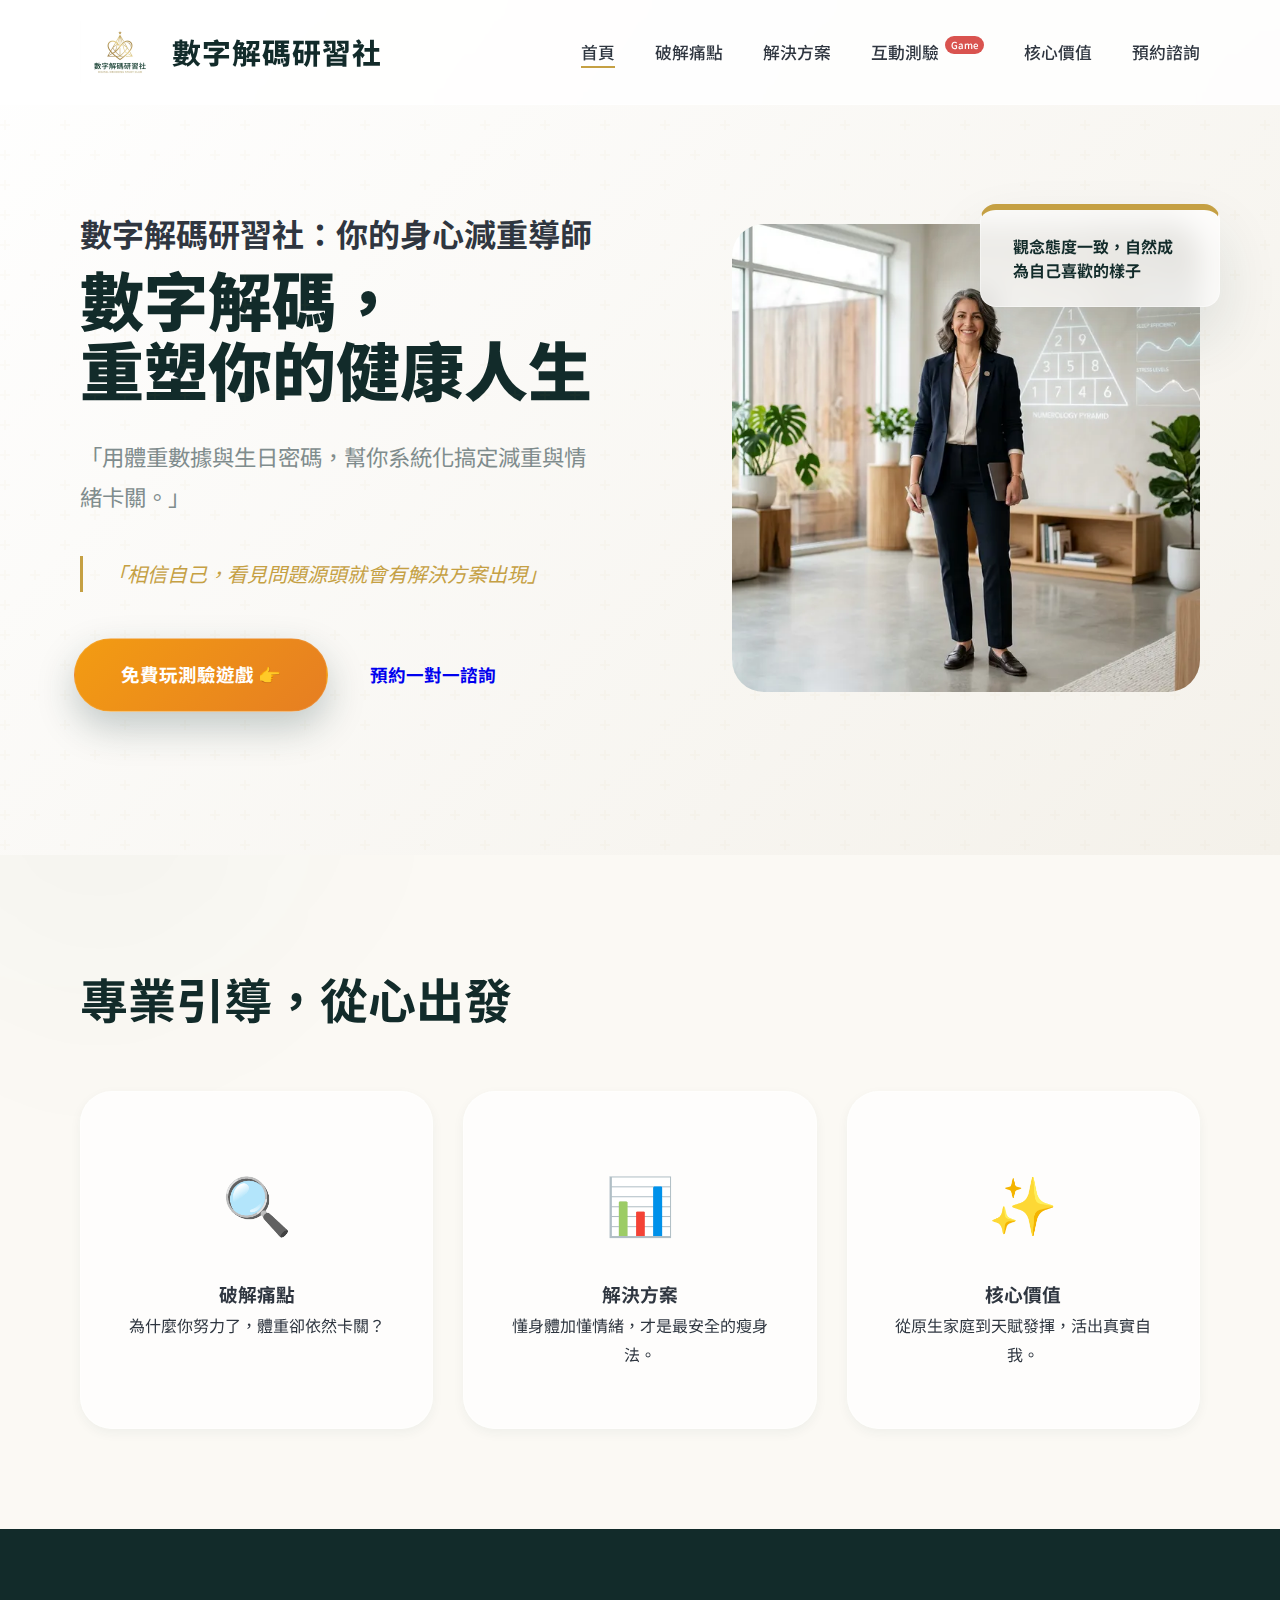
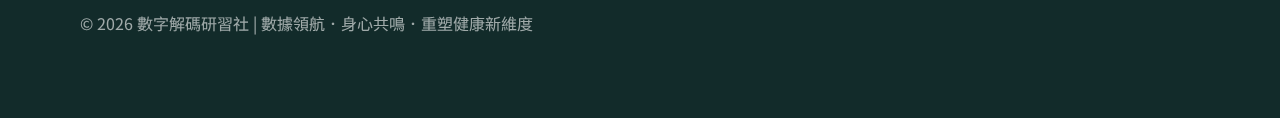
<file: index.html>
<!DOCTYPE html>
<html lang="zh-Hant">

<head>
    <meta charset="UTF-8">
    <meta name="viewport" content="width=device-width, initial-scale=1.0">
    <title>數字解碼研習社：你的身心減重導師</title>
    <meta name="description" content="用體重數據與生日密碼，幫你系統化搞定減重與情緒卡關。相信自己，看見問題源頭就會有解決方案出現。">

    <!-- LINE / Facebook / Social Media Meta Tags -->
    <meta property="og:title" content="數字解碼研習社：你的身心減重導師">
    <meta property="og:description" content="「用體重數據與生日密碼，幫你系統化搞定減重與情緒卡關。」">
    <meta property="og:image" content="https://kentislove.github.io/birthcode/assets/logo.png">
    <meta property="og:image:width" content="1024">
    <meta property="og:image:height" content="1024">
    <meta property="og:type" content="website">
    <meta property="og:url" content="https://kentislove.github.io/birthcode/">

    <link rel="icon" type="image/png" href="assets/logo.png">
    <link rel="stylesheet" href="bundle.css">
    <link rel="preconnect" href="https://fonts.googleapis.com">
    <link rel="preconnect" href="https://fonts.gstatic.com" crossorigin>
    <link
        href="https://fonts.googleapis.com/css2?family=Inter:wght@300;400;600;700&family=Noto+Sans+TC:wght@300;400;500;700&display=swap"
        rel="stylesheet">
</head>

<body>
    <div class="bg-blob blob-1"></div>
    <div class="bg-blob blob-2"></div>
    <header id="header">
        <nav class="container">
            <a href="index.html" class="logo-container">
                <img src="assets/logo.webp" alt="數字解碼研習社" class="logo-img" loading="lazy">
                <span class="logo-text">數字解碼研習社</span>
            </a>
            <button class="mobile-menu-btn" aria-label="開啟選單">
                <span></span>
                <span></span>
                <span></span>
            </button>
            <ul class="nav-links">
                <li><a href="index.html" class="active">首頁</a></li>
                <li><a href="pain-points.html">破解痛點</a></li>
                <li><a href="solution.html">解決方案</a></li>
                <li><a href="quiz.html">互動測驗 <span class="badge-hot"
                            style="background:#d9534f; color:#fff; font-size:0.6rem; padding:2px 6px; border-radius:10px; vertical-align:top; margin-left:2px;">Game</span></a>
                </li>
                <li><a href="core-value.html">核心價值</a></li>
                <li><a href="contact.html">預約諮詢</a></li>
            </ul>
        </nav>
    </header>

    <main>
        <section id="hero" class="hero-section">
            <div class="container hero-container">
                <div class="hero-content">
                    <h1 class="fade-in">數字解碼研習社：你的身心減重導師</h1>
                    <h2 class="hero-title fade-in delay-1">數字解碼，<br>重塑你的健康人生</h2>
                    <p class="hero-subtext fade-in delay-2">「用體重數據與生日密碼，幫你系統化搞定減重與情緒卡關。」</p>
                    <blockquote class="fade-in delay-3">
                        「相信自己，看見問題源頭就會有解決方案出現」
                    </blockquote>
                    <div class="cta-buttons fade-in delay-4">
                        <a href="quiz.html" class="btn btn-primary"
                            style="background: linear-gradient(135deg, #f39c12, #e67e22); transform: scale(1.05);">免費玩測驗遊戲
                            👉</a>
                        <a href="contact.html" class="btn btn-secondary">預約一對一諮詢</a>
                    </div>
                </div>
                <div class="hero-image fade-in delay-2">
                    <img id="hero_img" src="assets/hero_mentor.webp" alt="身心健康教練形象" loading="lazy">
                    <div class="floating-badge">觀念態度一致，自然成為自己喜歡的樣子</div>
                </div>
            </div>
        </section>

        <section class="section">
            <div class="container text-center">
                <h2 class="section-title">專業引導，從心出發</h2>
                <div class="features-grid">
                    <a href="pain-points.html" class="feature-link-card">
                        <div class="icon">🔍</div>
                        <h3>破解痛點</h3>
                        <p>為什麼你努力了，體重卻依然卡關？</p>
                    </a>
                    <a href="solution.html" class="feature-link-card">
                        <div class="icon">📊</div>
                        <h3>解決方案</h3>
                        <p>懂身體加懂情緒，才是最安全的瘦身法。</p>
                    </a>
                    <a href="core-value.html" class="feature-link-card">
                        <div class="icon">✨</div>
                        <h3>核心價值</h3>
                        <p>從原生家庭到天賦發揮，活出真實自我。</p>
                    </a>
                </div>
            </div>
        </section>
    </main>

    <footer class="footer">
        <div class="container text-center">
            <p>&copy; 2026 數字解碼研習社 | 數據領航．身心共鳴．重塑健康新維度</p>
        </div>
    </footer>
    <script src="script.js"></script>
</body>

</html>
</file>
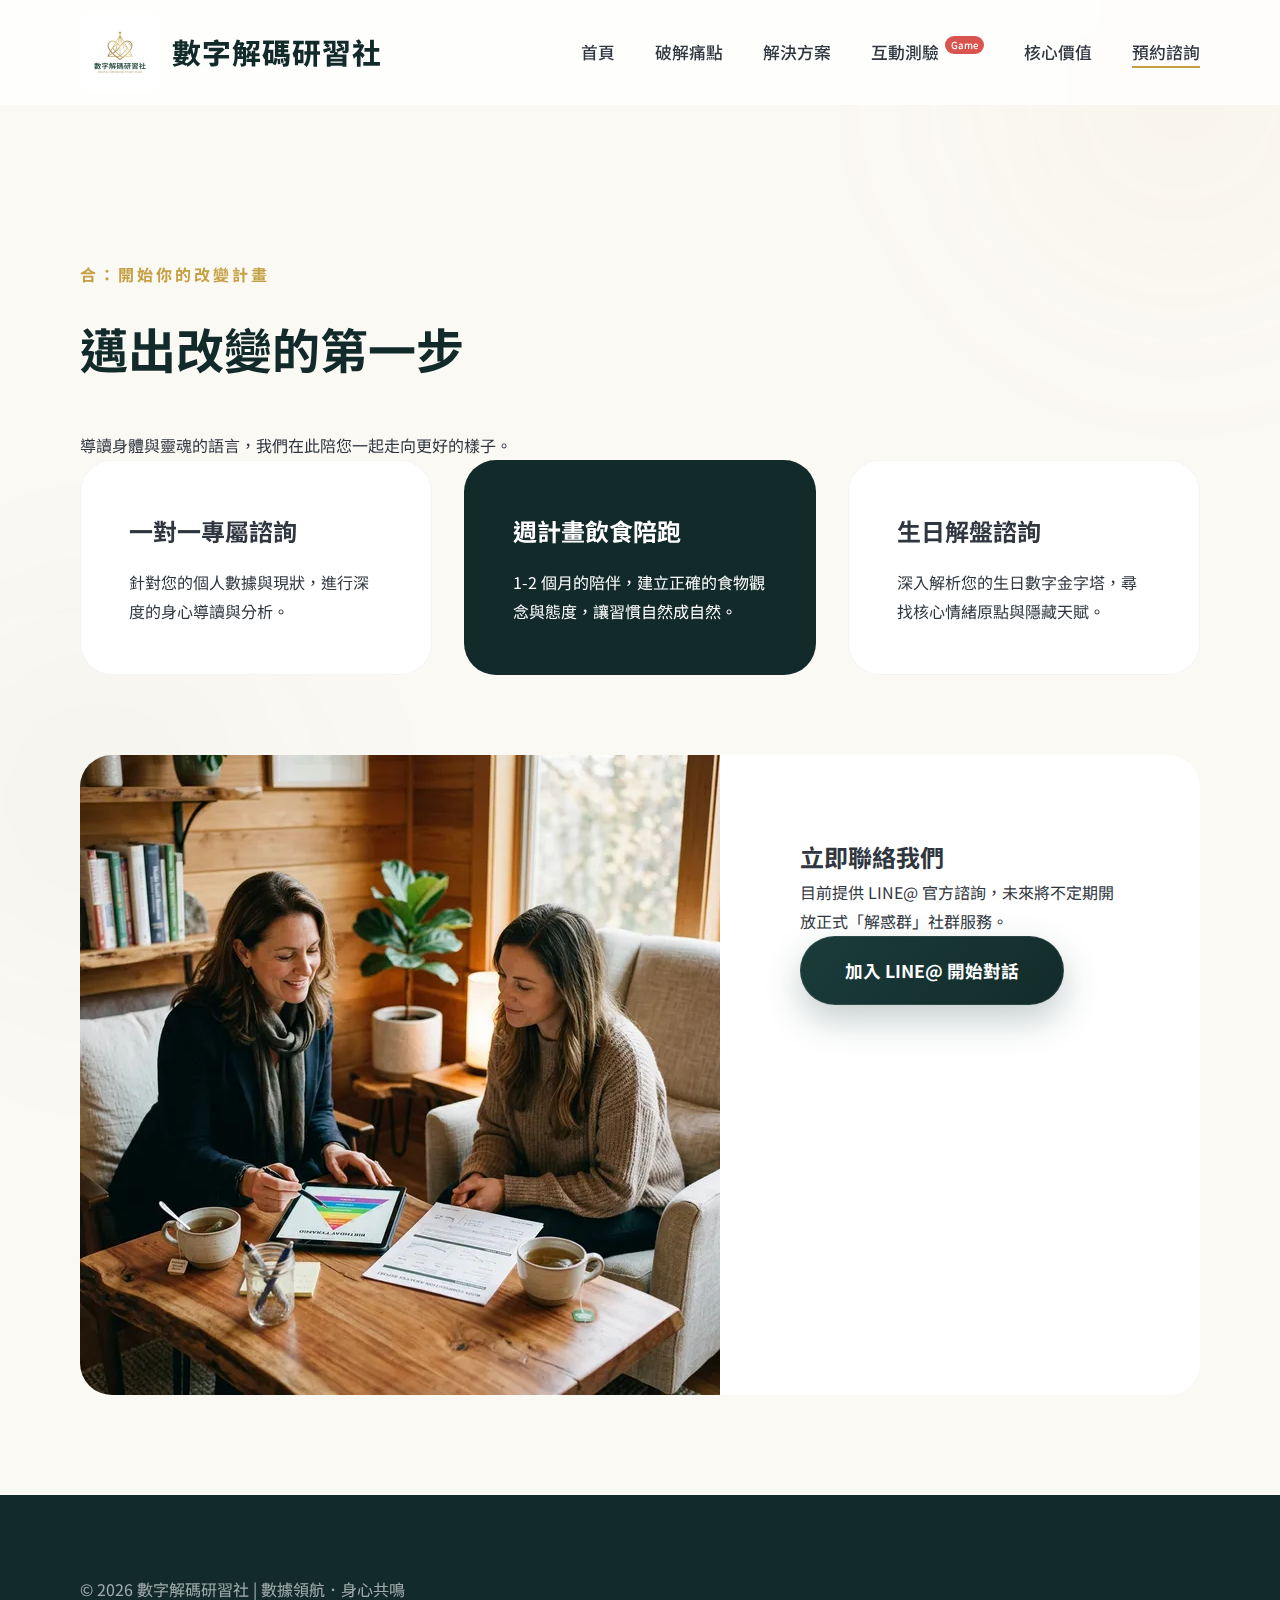
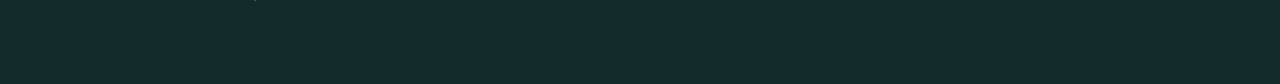
<file: contact.html>
<!DOCTYPE html>
<html lang="zh-Hant">

<head>
    <meta charset="UTF-8">
    <meta name="viewport" content="width=device-width, initial-scale=1.0">
    <title>預約諮詢 - 數字解碼研習社</title>
    <meta property="og:title" content="預約諮詢 - 數字解碼研習社">
    <meta property="og:description" content="立即加入 LINE 選項，開啟您的身心解碼旅程。">
    <meta property="og:image" content="https://kentislove.github.io/birthcode/assets/logo.png">
    <link rel="icon" type="image/png" href="assets/logo.png">
    <link rel="stylesheet" href="bundle.css">
    <link
        href="https://fonts.googleapis.com/css2?family=Inter:wght@400;600;700&family=Noto+Sans+TC:wght@300;400;500;700&display=swap"
        rel="stylesheet">
</head>

<body>
    <div class="bg-blob blob-1"></div>
    <div class="bg-blob blob-2"></div>
    <header id="header">
        <nav class="container">
            <a href="index.html" class="logo-container">
                <img src="assets/logo.webp" alt="數字解碼研習社" class="logo-img" loading="lazy">
                <span class="logo-text">數字解碼研習社</span>
            </a>
            <button class="mobile-menu-btn" aria-label="開啟選單">
                <span></span>
                <span></span>
                <span></span>
            </button>
            <ul class="nav-links">
                <li><a href="index.html">首頁</a></li>
                <li><a href="pain-points.html">破解痛點</a></li>
                <li><a href="solution.html">解決方案</a></li>
                <li><a href="quiz.html">互動測驗 <span class="badge-hot"
                            style="background:#d9534f; color:#fff; font-size:0.6rem; padding:2px 6px; border-radius:10px; vertical-align:top; margin-left:2px;">Game</span></a>
                </li>
                <li><a href="core-value.html">核心價值</a></li>
                <li><a href="contact.html" class="active">預約諮詢</a></li>
            </ul>
        </nav>
    </header>

    <main class="subpage-padding">
        <section class="section">
            <div class="container">
                <div class="text-center mb-60">
                    <span class="section-badge">合：開始你的改變計畫</span>
                    <h1 class="section-title">邁出改變的第一步</h1>
                    <p class="section-subtitle">導讀身體與靈魂的語言，我們在此陪您一起走向更好的樣子。</p>
                </div>

                <div class="services-container">
                    <div class="service-detail-card">
                        <h3>一對一專屬諮詢</h3>
                        <p>針對您的個人數據與現狀，進行深度的身心導讀與分析。</p>
                    </div>
                    <div class="service-detail-card highlight">
                        <h3>週計畫飲食陪跑</h3>
                        <p>1-2 個月的陪伴，建立正確的食物觀念與態度，讓習慣自然成自然。</p>
                    </div>
                    <div class="service-detail-card">
                        <h3>生日解盤諮詢</h3>
                        <p>深入解析您的生日數字金字塔，尋找核心情緒原點與隱藏天賦。</p>
                    </div>
                </div>

                <div class="contact-box">
                    <img src="assets/consultation_scene.webp" alt="專業諮詢場景" loading="lazy">
                    <div class="contact-action">
                        <h2>立即聯絡我們</h2>
                        <p>目前提供 LINE@ 官方諮詢，未來將不定期開放正式「解惑群」社群服務。</p>
                        <a href="#" class="btn btn-primary btn-large">加入 LINE@ 開始對話</a>
                    </div>
                </div>
            </div>
        </section>
    </main>

    <footer class="footer">
        <div class="container text-center">
            <p>&copy; 2026 數字解碼研習社 | 數據領航．身心共鳴</p>
        </div>
    </footer>
    <script src="script.js"></script>
</body>

</html>
</file>
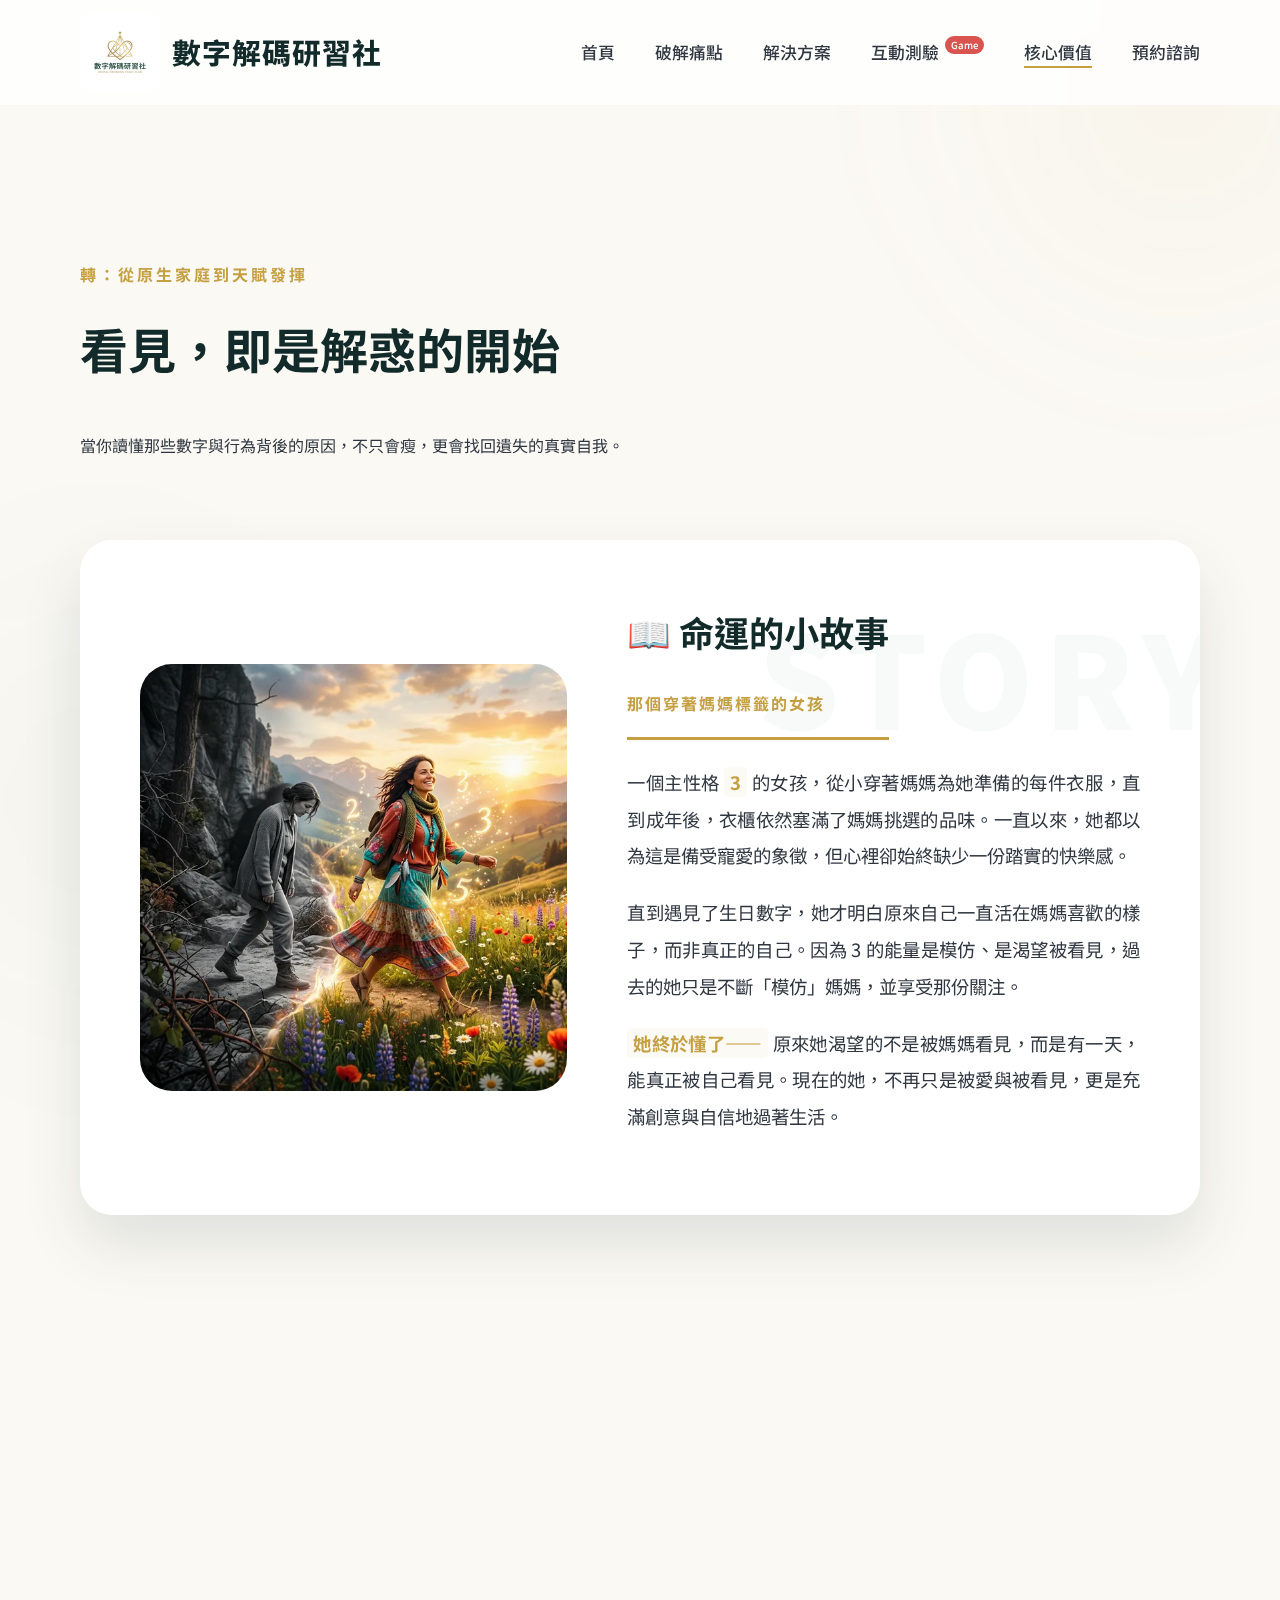
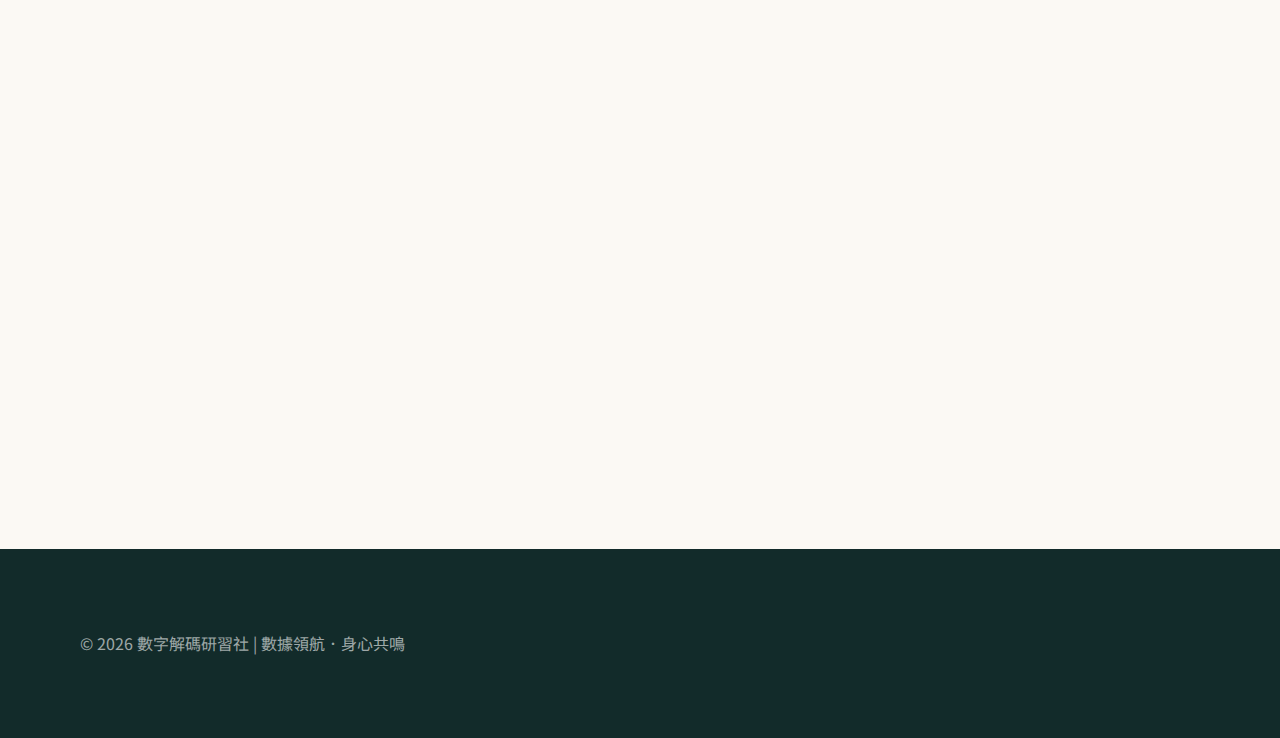
<file: core-value.html>
<!DOCTYPE html>
<html lang="zh-Hant">

<head>
    <meta charset="UTF-8">
    <meta name="viewport" content="width=device-width, initial-scale=1.0">
    <title>核心價值 - 數字解碼研習社</title>
    <meta property="og:title" content="核心價值 - 數字解碼研習社">
    <meta property="og:description" content="從天賦解碼到情緒釋放，找回真實自我的核心力量。">
    <meta property="og:image" content="https://kentislove.github.io/birthcode/assets/logo.png">
    <link rel="icon" type="image/png" href="assets/logo.png">
    <link rel="stylesheet" href="bundle.css">
    <link
        href="https://fonts.googleapis.com/css2?family=Inter:wght@400;600;700&family=Noto+Sans+TC:wght@300;400;500;700&display=swap"
        rel="stylesheet">
</head>

<body>
    <div class="bg-blob blob-1"></div>
    <div class="bg-blob blob-2"></div>
    <header id="header">
        <nav class="container">
            <a href="index.html" class="logo-container">
                <img src="assets/logo.webp" alt="數字解碼研習社" class="logo-img" loading="lazy">
                <span class="logo-text">數字解碼研習社</span>
            </a>
            <button class="mobile-menu-btn" aria-label="開啟選單">
                <span></span>
                <span></span>
                <span></span>
            </button>
            <ul class="nav-links">
                <li><a href="index.html">首頁</a></li>
                <li><a href="pain-points.html">破解痛點</a></li>
                <li><a href="solution.html">解決方案</a></li>
                <li><a href="quiz.html">互動測驗 <span class="badge-hot"
                            style="background:#d9534f; color:#fff; font-size:0.6rem; padding:2px 6px; border-radius:10px; vertical-align:top; margin-left:2px;">Game</span></a>
                </li>
                <li><a href="core-value.html" class="active">核心價值</a></li>
                <li><a href="contact.html">預約諮詢</a></li>
            </ul>
        </nav>
    </header>

    <main class="subpage-padding">
        <section class="section">
            <div class="container">
                <div class="text-center mb-60 reveal">
                    <span class="section-badge">轉：從原生家庭到天賦發揮</span>
                    <h1 class="section-title">看見，即是解惑的開始</h1>
                    <p class="section-subtitle">當你讀懂那些數字與行為背後的原因，不只會瘦，更會找回遺失的真實自我。</p>
                </div>

                <div class="story-layout reveal">
                    <div class="story-image">
                        <img src="assets/self_discovery.webp" alt="找回真實自我" loading="lazy">
                    </div>
                    <div class="story-text">
                        <h3>📖 命運的小故事<br><small
                                style="font-size: 1rem; color: var(--accent-gold); letter-spacing: 2px;">那個穿著媽媽標籤的女孩</small>
                        </h3>
                        <p>一個主性格 <strong>3</strong>
                            的女孩，從小穿著媽媽為她準備的每件衣服，直到成年後，衣櫃依然塞滿了媽媽挑選的品味。一直以來，她都以為這是備受寵愛的象徵，但心裡卻始終缺少一份踏實的快樂感。</p>
                        <p>直到遇見了生日數字，她才明白原來自己一直活在媽媽喜歡的樣子，而非真正的自己。因為 3 的能量是模仿、是渴望被看見，過去的她只是不斷「模仿」媽媽，並享受那份關注。</p>
                        <p><strong>她終於懂了——</strong> 原來她渴望的不是被媽媽看見，而是有一天，能真正被自己看見。現在的她，不再只是被愛與被看見，更是充滿創意與自信地過著生活。
                        </p>
                    </div>
                </div>

                <div class="value-pillars">
                    <div class="pillar reveal">
                        <div class="pillar-number">01</div>
                        <h4>🔍 讀懂身體</h4>
                        <p>從體重計上的微小波動，見到身體深處發出的求救與防禦訊號，學會與自己的皮囊和解。</p>
                    </div>
                    <div class="pillar reveal">
                        <div class="pillar-number">02</div>
                        <h4>🔢 讀懂性格</h4>
                        <p>從生日密碼解讀性格與情緒的根源。理解為什麼某些事會讓您受挫，不再無謂地自我內耗。</p>
                    </div>
                    <div class="pillar reveal">
                        <div class="pillar-number">03</div>
                        <h4>🔥 發揮天賦</h4>
                        <p>當情緒的枷鎖被解開，您將擁有滿滿的能量與體力，去創造那個您夢寐以求的精彩人生。</p>
                    </div>
                </div>

                <div class="closing-quote reveal">
                    <span>Final Guidance</span>
                    「夢想始於腳下，而逐夢需要心力、能力與體力。<br>
                    少了情緒內耗，您將看見生命無限的創造力。」
                </div>
            </div>
        </section>
    </main>

    <footer class="footer">
        <div class="container text-center">
            <p>&copy; 2026 數字解碼研習社 | 數據領航．身心共鳴</p>
        </div>
    </footer>
    <script src="script.js"></script>
</body>

</html>
</file>
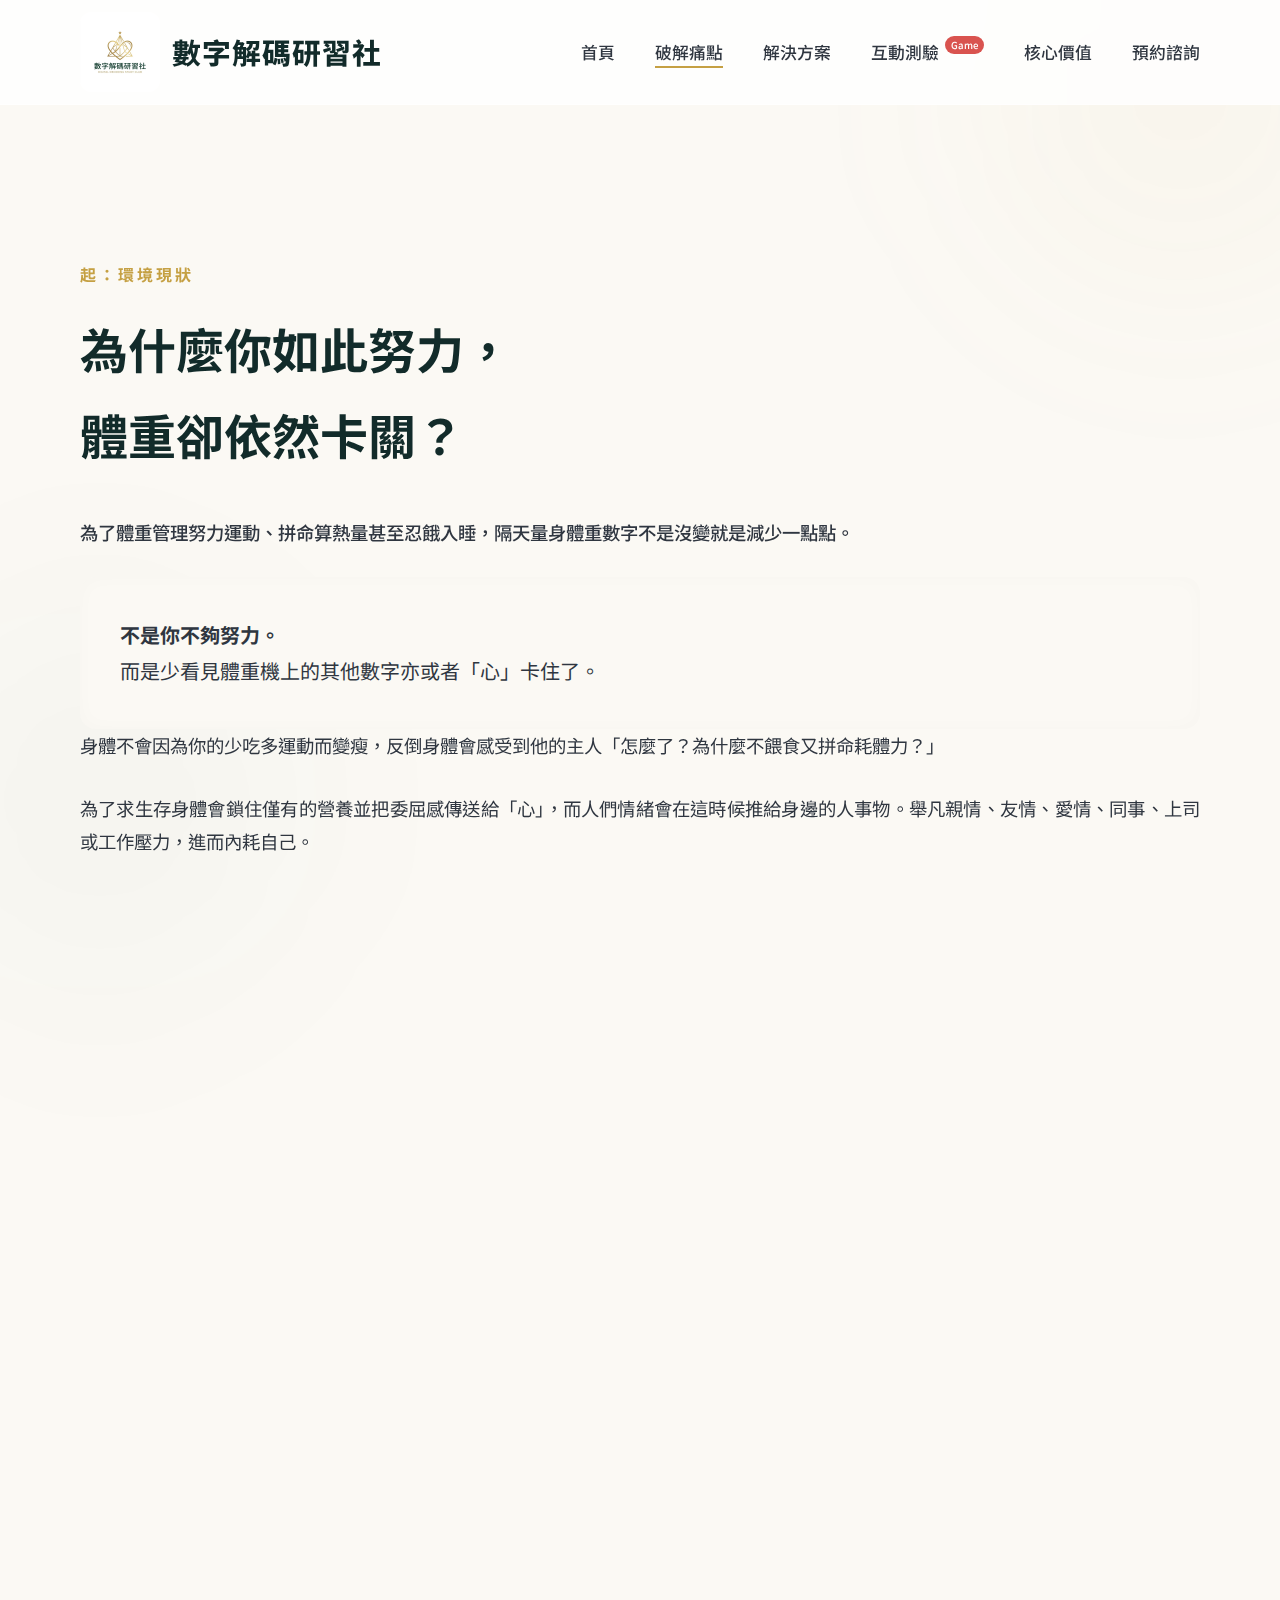
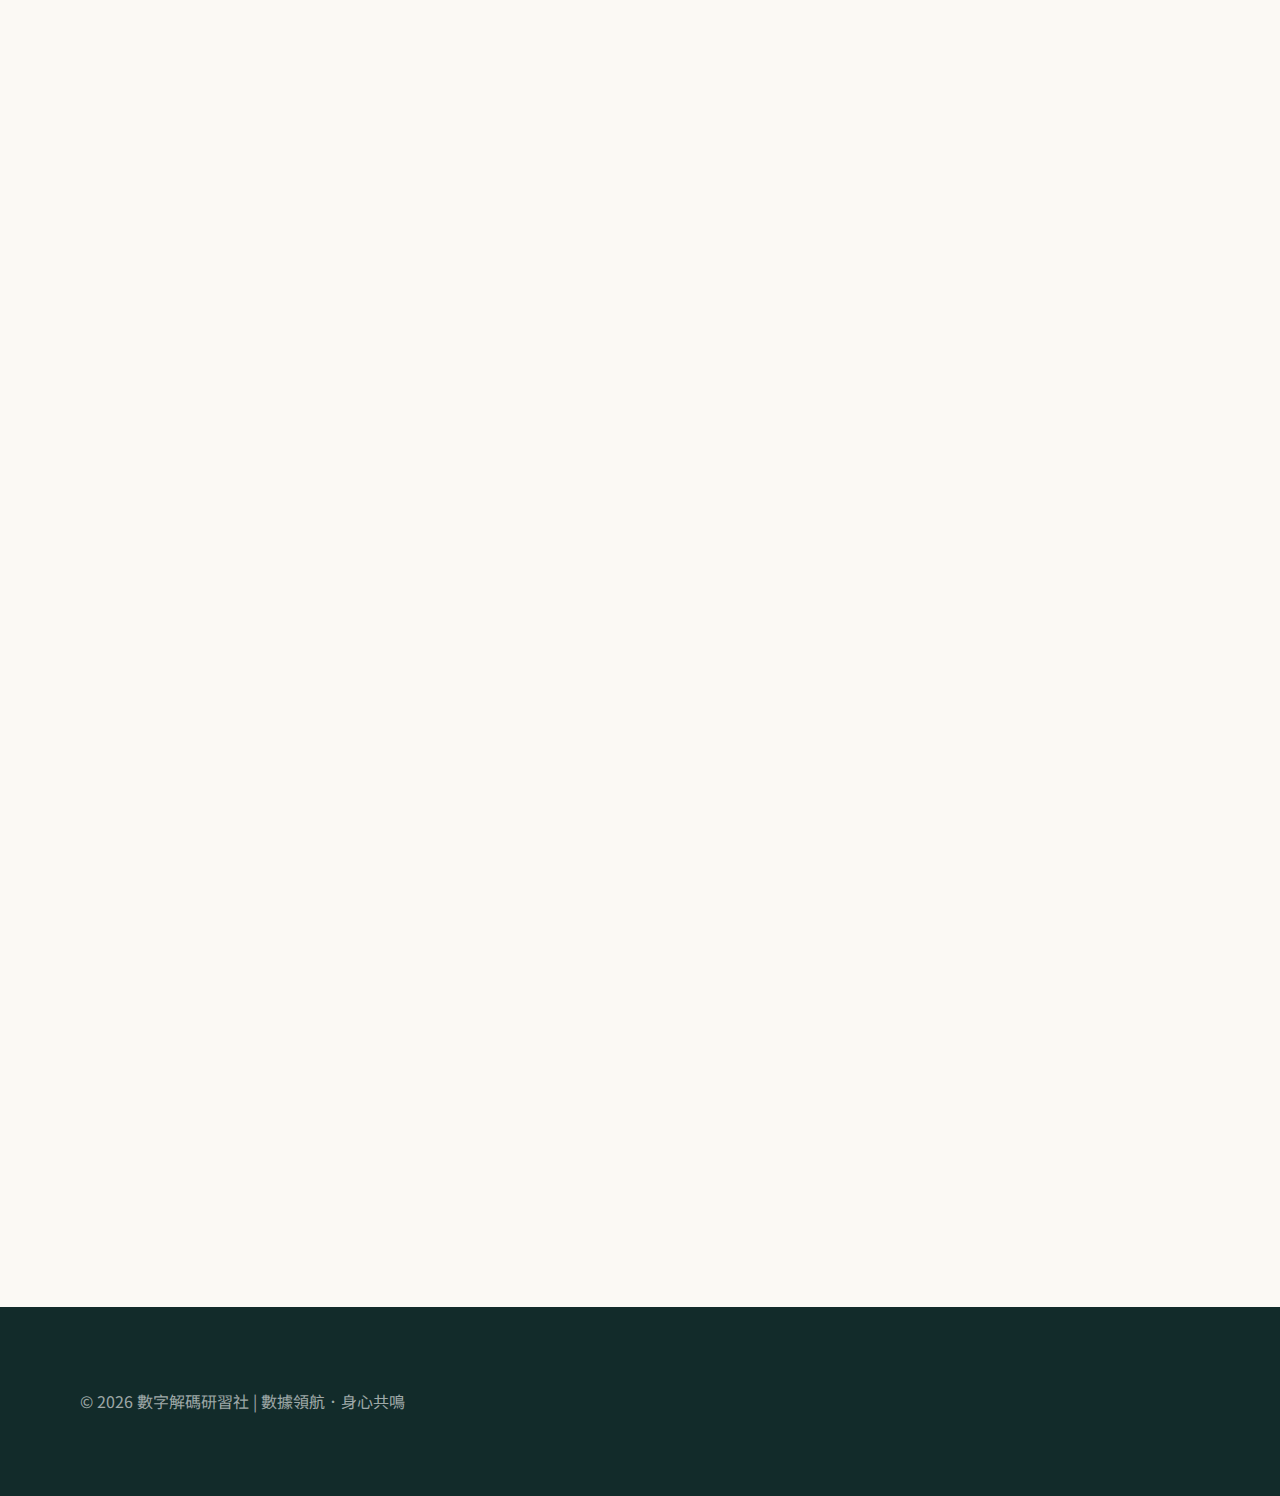
<file: pain-points.html>
<!DOCTYPE html>
<html lang="zh-Hant">

<head>
    <meta charset="UTF-8">
    <meta name="viewport" content="width=device-width, initial-scale=1.0">
    <title>破解痛點 - 數字解碼研習社</title>
    <meta property="og:title" content="破解痛點 - 數字解碼研習社">
    <meta property="og:description" content="為什麼你努力了，體重卻依然卡關？深入探討情緒與原生家庭對體態的影響。">
    <meta property="og:image" content="https://kentislove.github.io/birthcode/assets/logo.png">
    <link rel="icon" type="image/png" href="assets/logo.png">
    <link rel="stylesheet" href="bundle.css">
    <link
        href="https://fonts.googleapis.com/css2?family=Inter:wght@400;600;700&family=Noto+Sans+TC:wght@300;400;500;700&display=swap"
        rel="stylesheet">
</head>

<body>
    <div class="bg-blob blob-1"></div>
    <div class="bg-blob blob-2"></div>
    <header id="header">
        <nav class="container">
            <a href="index.html" class="logo-container">
                <img src="assets/logo.webp" alt="數字解碼研習社" class="logo-img" loading="lazy">
                <span class="logo-text">數字解碼研習社</span>
            </a>
            <button class="mobile-menu-btn" aria-label="開啟選單">
                <span></span>
                <span></span>
                <span></span>
            </button>
            <ul class="nav-links">
                <li><a href="index.html">首頁</a></li>
                <li><a href="pain-points.html" class="active">破解痛點</a></li>
                <li><a href="solution.html">解決方案</a></li>
                <li><a href="quiz.html">互動測驗 <span class="badge-hot"
                            style="background:#d9534f; color:#fff; font-size:0.6rem; padding:2px 6px; border-radius:10px; vertical-align:top; margin-left:2px;">Game</span></a>
                </li>
                <li><a href="core-value.html">核心價值</a></li>
                <li><a href="contact.html">預約諮詢</a></li>
            </ul>
        </nav>
    </header>

    <main class="subpage-padding">
        <section class="section">
            <div class="container grid">
                <div class="text-content">
                    <span class="section-badge reveal">起：環境現狀</span>
                    <h1 class="section-title reveal">為什麼你如此努力，<br>體重卻依然卡關？</h1>

                    <div class="detailed-content">
                        <p class="pain-points-intro reveal">
                            為了體重管理努力運動、拼命算熱量甚至忍餓入睡，隔天量身體重數字不是沒變就是減少一點點。
                        </p>

                        <div class="highlight-box reveal">
                            <strong>不是你不夠努力。</strong><br>
                            而是少看見體重機上的其他數字亦或者「心」卡住了。
                        </div>

                        <p class="reveal">
                            身體不會因為你的少吃多運動而變瘦，反倒身體會感受到他的主人「怎麼了？為什麼不餵食又拼命耗體力？」
                        </p>

                        <p class="reveal">
                            為了求生存身體會鎖住僅有的營養並把委屈感傳送給「心」，而人們情緒會在這時候推給身邊的人事物。舉凡親情、友情、愛情、同事、上司或工作壓力，進而內耗自己。
                        </p>

                        <div class="insight-card reveal">
                            <h3>📊 數據真相：你可能看錯了數字</h3>
                            <p>大多數人只在乎體重與體脂肪，卻忽略其他數字，例如：肌肉量、水量、骨量、身體年齡，這些數字都是帶動體重與體脂肪會上升或減少的關鍵。</p>
                            <p>例如：體重機量身結果是 <strong>體重 & 體脂肪下降，肌肉量 &
                                    水量上升</strong>。以為瘦了，但真相是身體正處在水腫狀態。沒有處理下一週體脂肪就會上升，這有可能也會導致免疫力下降。</p>
                            <p>更重要的是「<strong>內臟脂肪</strong>」如果沒有跟著其他數據正常規律下降，有機會引起慢性疾病。</p>
                        </div>

                        <div class="insight-card reveal">
                            <h3>🧠 情緒觀察： 常見的「情緒性暴食」？</h3>
                            <ul class="check-list">
                                <li>1. 習慣用飲料「陪伴」自己做事</li>
                                <li>2. 進食時沒有意識，回過神來已經是飽撐狀態</li>
                                <li>3. 對食物無感，可以吃就好</li>
                                <li>4. 追求快速解決與飽足感</li>
                                <li>5. 講究潮流美食而非選擇自己真正喜歡的食物</li>
                                <li>6. 固執於特定的「慰藉食物」</li>
                            </ul>
                        </div>
                    </div>
                </div>

                <div class="image-content reveal">
                    <img src="assets/frustrated_scale.webp" alt="減重卡關的困惑" class="reveal">

                    <div class="sidebar-quote">
                        <h4>🌱 原生家庭的深層連結</h4>
                        <p>「在我們長期的諮詢經驗中，那些難以瘦下來的人，往往在童年或家庭中缺乏『被重視感』。」</p>
                        <p>這種長期缺失的心理營養，會轉化為對身體的失控感。唯有看見源頭，改變才會發生。</p>
                    </div>
                </div>
            </div>
        </section>
    </main>

    <footer class="footer">
        <div class="container text-center">
            <p>&copy; 2026 數字解碼研習社 | 數據領航．身心共鳴</p>
        </div>
    </footer>
    <script src="script.js"></script>
</body>

</html>
</file>
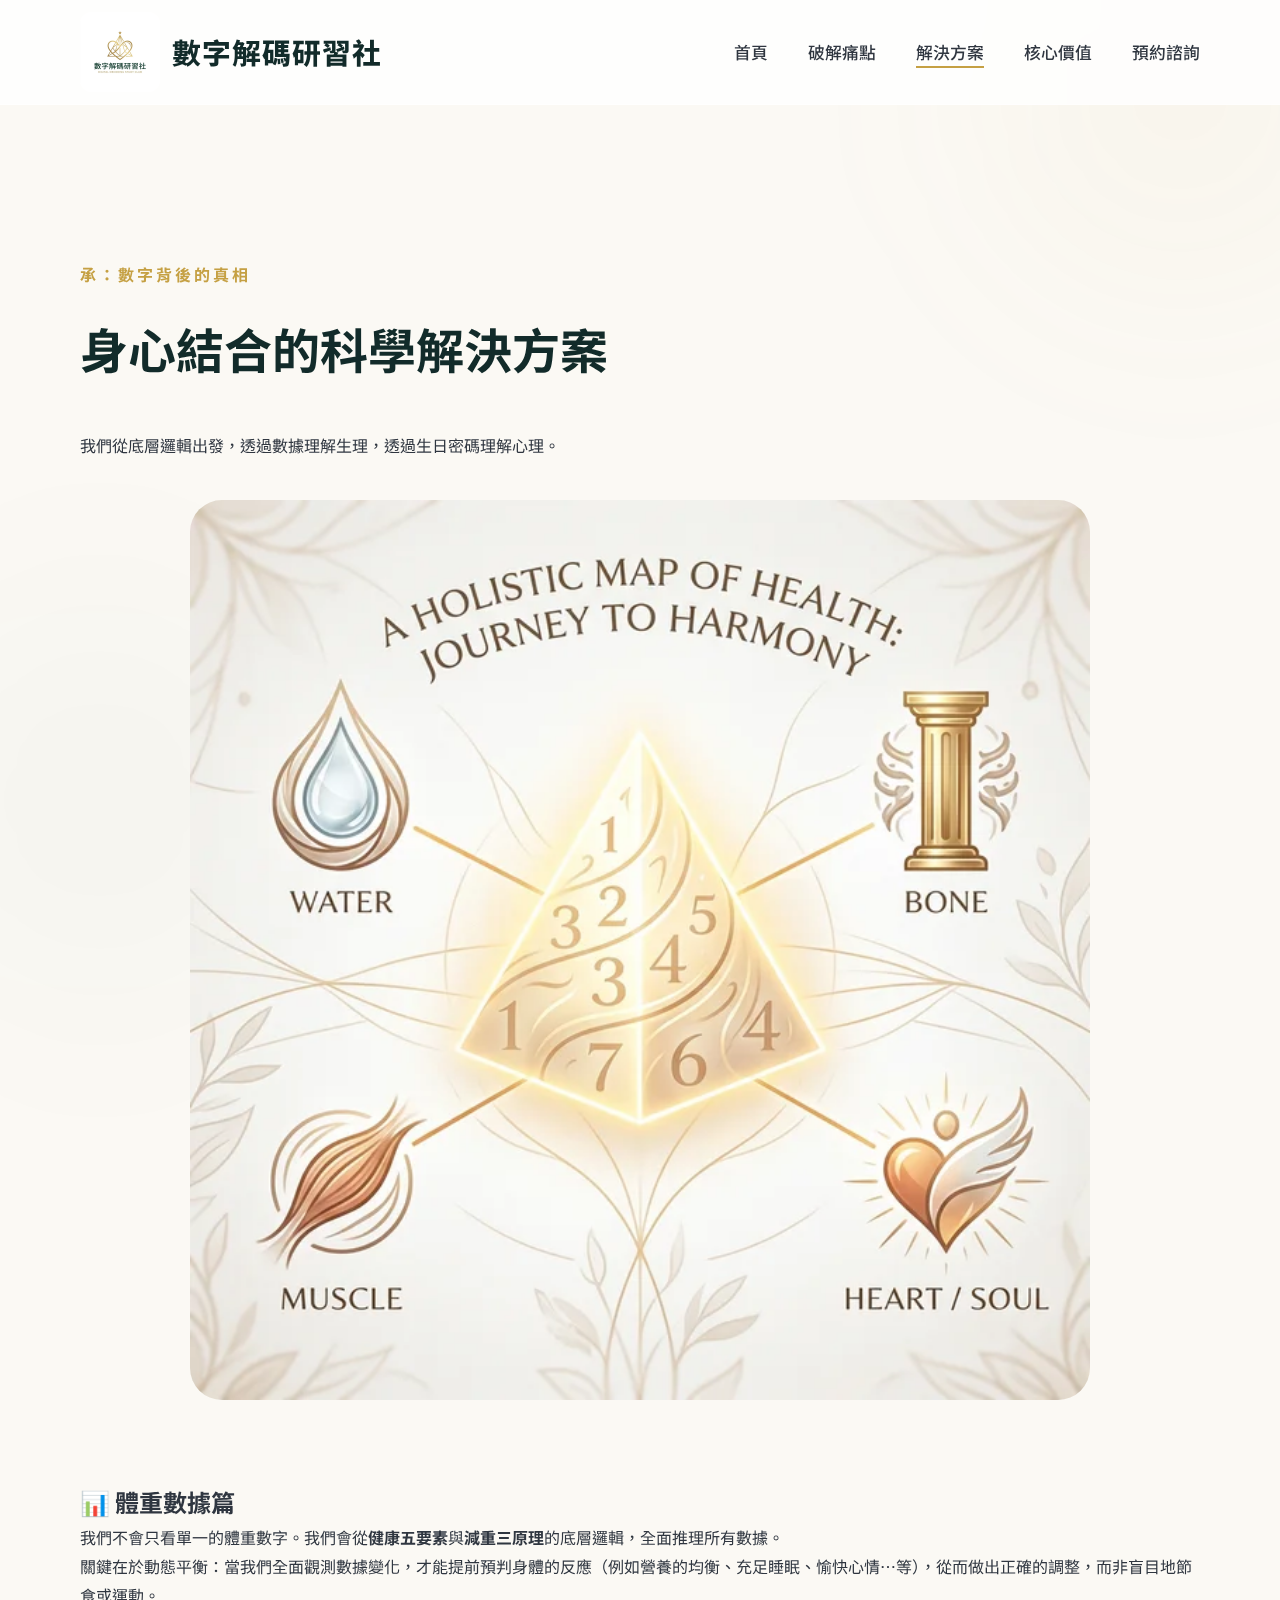
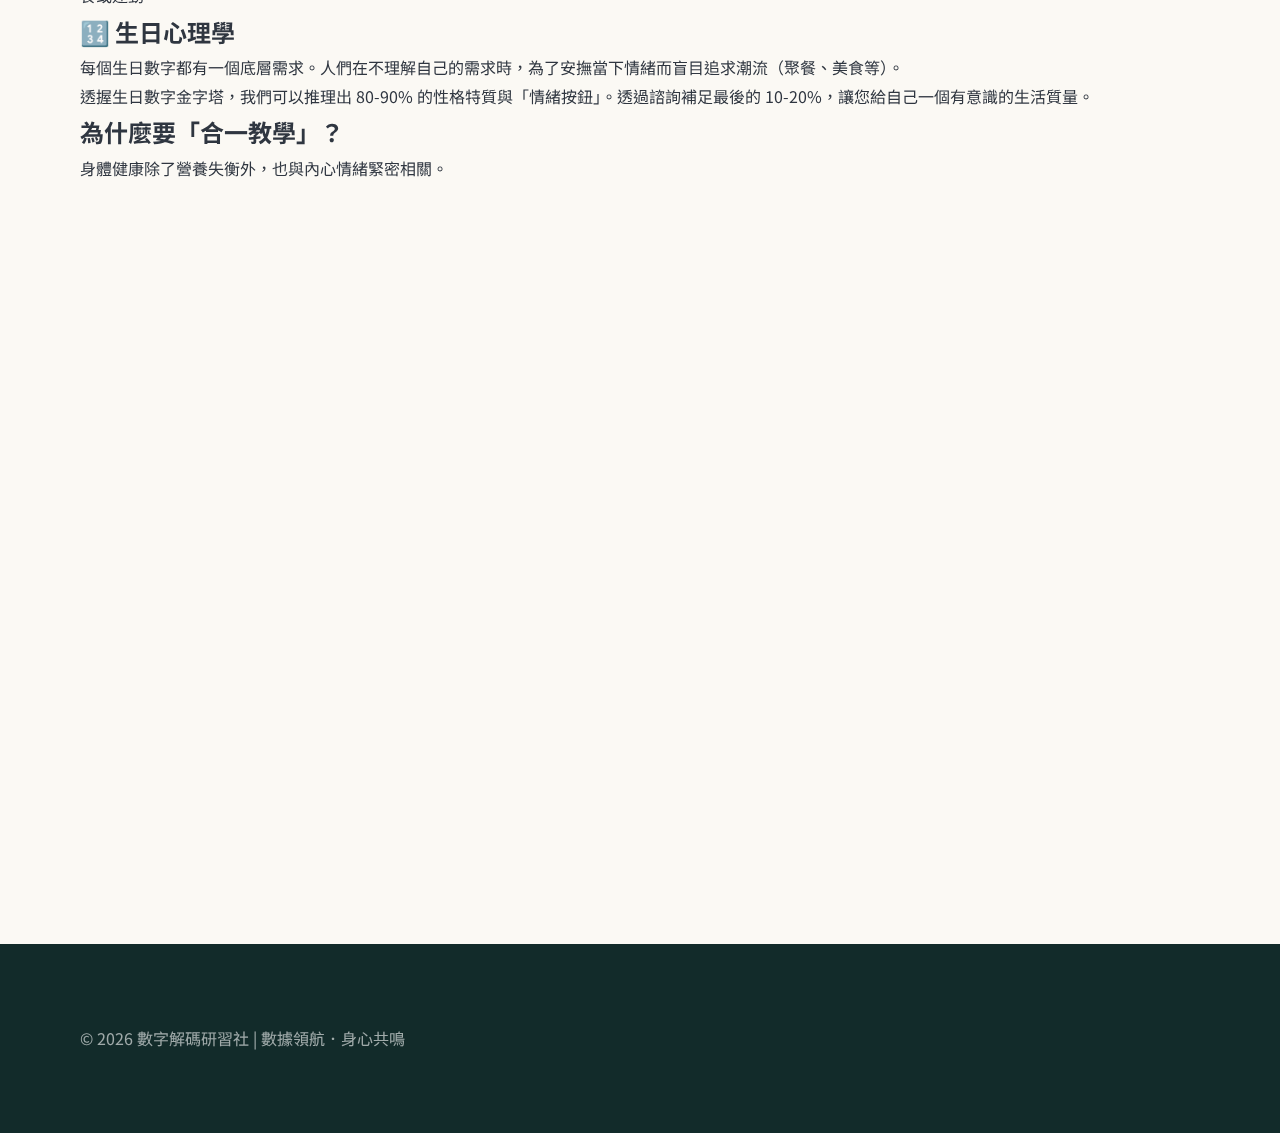
<file: solution.html>
<!DOCTYPE html>
<html lang="zh-Hant">

<head>
    <meta charset="UTF-8">
    <meta name="viewport" content="width=device-width, initial-scale=1.0">
    <title>解決方案 - 數字解碼研習社</title>
    <meta property="og:title" content="解決方案 - 數字解碼研習社">
    <meta property="og:description" content="結合生理數據與生日密碼，提供身心並行的科學減重方案。">
    <meta property="og:image" content="https://kentislove.github.io/birthcode/assets/logo.png">
    <link rel="icon" type="image/png" href="assets/logo.png">
    <link rel="stylesheet" href="bundle.css">
    <link
        href="https://fonts.googleapis.com/css2?family=Inter:wght@400;600;700&family=Noto+Sans+TC:wght@300;400;500;700&display=swap"
        rel="stylesheet">
</head>

<body>
    <div class="bg-blob blob-1"></div>
    <div class="bg-blob blob-2"></div>
    <header id="header">
        <nav class="container">
            <a href="index.html" class="logo-container">
                <img src="assets/logo.webp" alt="數字解碼研習社" class="logo-img" loading="lazy">
                <span class="logo-text">數字解碼研習社</span>
            </a>
            <button class="mobile-menu-btn" aria-label="開啟選單">
                <span></span>
                <span></span>
                <span></span>
            </button>
            <ul class="nav-links">
                <li><a href="index.html">首頁</a></li>
                <li><a href="pain-points.html">破解痛點</a></li>
                <li><a href="solution.html" class="active">解決方案</a></li>
                <li><a href="core-value.html">核心價值</a></li>
                <li><a href="contact.html">預約諮詢</a></li>
            </ul>
        </nav>
    </header>

    <main class="subpage-padding">
        <section class="section">
            <div class="container">
                <div class="text-center mb-60">
                    <span class="section-badge">承：數字背後的真相</span>
                    <h1 class="section-title">身心結合的科學解決方案</h1>
                    <p class="section-subtitle">我們從底層邏輯出發，透過數據理解生理，透過生日密碼理解心理。</p>
                    <div class="infographic-container reveal">
                        <img src="assets/holistic.webp" alt="身心合一全人健康圖解" class="infographic-img" loading="lazy">
                    </div>
                </div>

                <div class="solution-grid">
                    <div class="solution-card">
                        <h2>📊 體重數據篇</h2>
                        <p>我們不會只看單一的體重數字。我們會從<strong>健康五要素</strong>與<strong>減重三原理</strong>的底層邏輯，全面推理所有數據。</p>
                        <p>關鍵在於動態平衡：當我們全面觀測數據變化，才能提前預判身體的反應（例如營養的均衡、充足睡眠、愉快心情…等），從而做出正確的調整，而非盲目地節食或運動。</p>
                    </div>

                    <div class="solution-card">
                        <h2>🔢 生日心理學</h2>
                        <p>每個生日數字都有一個底層需求。人們在不理解自己的需求時，為了安撫當下情緒而盲目追求潮流（聚餐、美食等）。</p>
                        <p>透握生日數字金字塔，我們可以推理出 80-90% 的性格特質與「情緒按鈕」。透過諮詢補足最後的 10-20%，讓您給自己一個有意識的生活質量。</p>
                    </div>
                </div>

                <div class="harmony-box">
                    <h2>為什麼要「合一教學」？</h2>
                    <p>身體健康除了營養失衡外，也與內心情緒緊密相關。</p>
                    <div class="harmony-visual-grid">
                        <div class="harmony-item reveal">
                            <img src="assets/stress.webp" alt="壓力與腹部脂肪關聯" loading="lazy">
                            <div class="harmony-text">
                                <strong>多數男生呈現的狀態:</strong> 男生壓力大肚子不容易瘦
                            </div>
                        </div>
                        <div class="harmony-item reveal">
                            <img src="assets/emotion.webp" alt="情緒與下半身肥胖關聯" loading="lazy">
                            <div class="harmony-text">
                                <strong>女生比例高：</strong> 情緒堆積多時，容易造成下半身的肥胖與浮腫。這是身體在「儲存」未釋放的委屈。
                            </div>
                        </div>
                    </div>
                </div>

                <div class="final-callout reveal"
                    style="text-align: center; margin-top: 60px; padding: 40px; background: rgba(var(--primary-rgb), 0.05); border-radius: 20px;">
                    <h2 style="font-size: 2.2rem; font-weight: 700; color: var(--primary-color);">
                        這就是為什麼「懂身體」加「懂情緒」才是最安全的瘦身法。</h2>
                </div>
            </div>
        </section>
    </main>

    <footer class="footer">
        <div class="container text-center">
            <p>&copy; 2026 數字解碼研習社 | 數據領航．身心共鳴</p>
        </div>
    </footer>
    <script src="script.js"></script>
</body>

</html>
</file>
<file: bundle.css>
:root {
    /* 高級感色調定義 - 更加細緻的調色 */
    --primary-deep: #122b2a;
    --primary-main: #1a3c3b;
    --primary-light: #2c5f5e;
    --accent-gold: #c5a043;
    --accent-gold-light: #e0c27a;
    --bg-sand: #fbf9f4;
    --white: #ffffff;
    --glass-bg: rgba(255, 255, 255, 0.7);
    --glass-border: rgba(255, 255, 255, 0.4);

    /* 文字顏色 */
    --text-dark: #1e272e;
    --text-main: #2f3640;
    --text-muted: #7f8c8d;

    /* 現代化陰影與導角 */
    --shadow-sm: 0 4px 12px rgba(26, 60, 59, 0.05);
    --shadow-md: 0 12px 30px rgba(26, 60, 59, 0.08);
    --shadow-lg: 0 30px 60px rgba(26, 60, 59, 0.12);
    --radius-full: 100px;
    --radius-lg: 32px;
    --radius-md: 16px;

    --transition: all 0.5s cubic-bezier(0.23, 1, 0.32, 1);
}

* {
    margin: 0;
    padding: 0;
    box-sizing: border-box;
}

img {
    max-width: 100%;
    height: auto;
    display: block;
}

body {
    font-family: 'Noto Sans TC', 'Inter', -apple-system, sans-serif;
    background-color: var(--bg-sand);
    color: var(--text-main);
    line-height: 1.8;
    overflow-x: hidden;
    -webkit-font-smoothing: antialiased;
}

/* 背景裝飾球 - 增加溫馨氛圍 */
.bg-blob {
    position: fixed;
    width: 600px;
    height: 600px;
    background: radial-gradient(circle, rgba(197, 160, 67, 0.05) 0%, rgba(255, 255, 255, 0) 70%);
    border-radius: 50%;
    z-index: -1;
    filter: blur(80px);
    pointer-events: none;
}

.blob-1 {
    top: -200px;
    right: -200px;
}

.blob-2 {
    bottom: -200px;
    left: -200px;
    background: radial-gradient(circle, rgba(26, 60, 59, 0.03) 0%, rgba(255, 255, 255, 0) 70%);
}

.container {
    max-width: 1200px;
    margin: 0 auto;
    padding: 0 40px;
}

/* --- 進階導航欄 --- */
header {
    background: rgba(255, 255, 255, 0.8);
    backdrop-filter: blur(25px);
    -webkit-backdrop-filter: blur(25px);
    padding: 12px 0;
    position: fixed;
    width: 100%;
    top: 0;
    z-index: 1000;
    border-bottom: 1px solid var(--glass-border);
    transition: var(--transition);
}

nav {
    display: flex;
    justify-content: space-between;
    align-items: center;
}

.logo-container {
    display: flex;
    align-items: center;
    gap: 12px;
    text-decoration: none;
}

.logo-img {
    height: 80px;
    width: auto;
    border-radius: 12px;
}

.logo-text {
    font-size: 1.8rem;
    font-weight: 800;
    color: var(--primary-deep);
    letter-spacing: 1px;
    white-space: nowrap;
}

.nav-links {
    display: flex;
    list-style: none;
    gap: 40px;
}

.nav-links a {
    text-decoration: none;
    color: var(--text-main);
    font-weight: 500;
    font-size: 1.05rem;
    transition: var(--transition);
    position: relative;
    padding: 4px 0;
}

.nav-links a::after {
    content: '';
    position: absolute;
    bottom: 0;
    left: 0;
    width: 0;
    height: 2px;
    background: var(--accent-gold);
    transition: var(--transition);
}

.nav-links a:hover::after,
.nav-links a.active::after {
    width: 100%;
}

.nav-links a:hover {
    color: var(--accent-gold);
}

.mobile-menu-btn {
    display: none;
    width: 32px;
    height: 24px;
    position: relative;
    cursor: pointer;
    background: none;
    border: none;
    z-index: 1100;
}

.mobile-menu-btn span {
    display: block;
    position: absolute;
    height: 2.5px;
    width: 100%;
    background: var(--primary-deep);
    border-radius: 10px;
    opacity: 1;
    left: 0;
    transform: rotate(0deg);
    transition: .25s ease-in-out;
}

.mobile-menu-btn span:nth-child(1) {
    top: 0px;
}

.mobile-menu-btn span:nth-child(2) {
    top: 10px;
}

.mobile-menu-btn span:nth-child(3) {
    top: 20px;
}

.mobile-menu-btn.active span:nth-child(1) {
    top: 10px;
    transform: rotate(135deg);
}

.mobile-menu-btn.active span:nth-child(2) {
    opacity: 0;
    left: -40px;
}

.mobile-menu-btn.active span:nth-child(3) {
    top: 10px;
    transform: rotate(-135deg);
}

/* --- Hero 設計優化 --- */
.hero-section {
    padding: 180px 0 120px;
    background: linear-gradient(135deg, #ffffff 0%, #f4f1ea 100%);
    min-height: 95vh;
    display: flex;
    align-items: center;
    position: relative;
}

.hero-section::before {
    content: '';
    position: absolute;
    width: 100%;
    height: 100%;
    top: 0;
    left: 0;
    background-image: url("data:image/svg+xml,%3Csvg width='60' height='60' viewBox='0 0 60 60' xmlns='http://www.w3.org/2000/svg'%3E%3Cg fill='none' fill-rule='evenodd'%3E%3Cg fill='%23c5a043' fill-opacity='0.03'%3E%3Cpath d='M36 34v-4h-2v4h-4v2h4v4h2v-4h4v-2h-4zM6 34v-4H4v4H0v2h4v4h2v-4h4v-2H6zM6 4V0H4v4H0v2h4v4h2V6h4V4H6z'/%3E%3C/g%3E%3C/g%3E%3C/svg%3E");
    z-index: 0;
}

.hero-container {
    display: grid;
    grid-template-columns: 1.1fr 0.9fr;
    gap: 80px;
    align-items: center;
}

.hero-title {
    font-size: 4rem;
    font-weight: 900;
    line-height: 1.1;
    color: var(--primary-deep);
    margin-bottom: 32px;
}

.hero-subtext {
    font-size: 1.4rem;
    color: var(--text-muted);
    margin-bottom: 40px;
    max-width: 90%;
}

blockquote {
    font-size: 1.25rem;
    color: var(--accent-gold);
    font-style: italic;
    border-left: 3px solid var(--accent-gold);
    padding-left: 24px;
    margin-bottom: 48px;
}

.btn {
    padding: 18px 44px;
    border-radius: 100px;
    font-weight: 700;
    font-size: 1.1rem;
    text-decoration: none;
    transition: var(--transition);
    display: inline-block;
}

.btn-primary {
    background: linear-gradient(135deg, var(--primary-main) 0%, var(--primary-deep) 100%);
    color: var(--white);
    box-shadow: 0 15px 35px rgba(26, 60, 59, 0.25);
    border: 1px solid rgba(255, 255, 255, 0.1);
}

.btn-primary:hover {
    transform: translateY(-8px);
    box-shadow: 0 25px 50px rgba(26, 60, 59, 0.35);
    background: linear-gradient(135deg, var(--primary-light) 0%, var(--primary-main) 100%);
}

.hero-image {
    position: relative;
    z-index: 1;
}

.hero-image img {
    width: 100%;
    border-radius: var(--radius-lg);
    box-shadow: var(--shadow-strong);
}

.floating-badge {
    position: absolute;
    top: -20px;
    right: -20px;
    background: var(--glass-bg);
    backdrop-filter: blur(15px);
    padding: 24px 32px;
    border-radius: var(--radius-md);
    box-shadow: var(--shadow-lg);
    width: 240px;
    font-weight: 700;
    color: var(--primary-deep);
    border: 1px solid var(--glass-border);
    border-top: 6px solid var(--accent-gold);
    line-height: 1.5;
}

/* --- 子頁面內容區優化 --- */
.subpage-padding {
    padding-top: 160px;
}

.section-badge {
    color: var(--accent-gold);
    text-transform: uppercase;
    letter-spacing: 3px;
    font-weight: 700;
    display: block;
    margin-bottom: 16px;
}

.section-title {
    font-size: 3rem;
    color: var(--primary-deep);
    margin-bottom: 40px;
}

.highlight-box {
    background: var(--bg-sand);
    padding: 40px;
    border-radius: var(--radius-md);
    font-size: 1.25rem;
    border: none;
    box-shadow: inset 0 0 20px rgba(0, 0, 0, 0.02);
}

.detailed-content p {
    font-size: 1.15rem;
    color: var(--text-main);
    margin-bottom: 30px;
    text-align: justify;
}

/* --- 內容區段 --- */
.section {
    padding: 100px 0;
}

.features-grid {
    display: grid;
    grid-template-columns: repeat(3, 1fr);
    gap: 30px;
    margin-top: 50px;
}

/* --- 卡片設計優化 --- */
.feature-link-card {
    background: var(--glass-bg);
    backdrop-filter: blur(10px);
    padding: 60px 40px;
    border-radius: var(--radius-lg);
    border: 1px solid var(--glass-border);
    transition: var(--transition);
    text-decoration: none;
    color: inherit;
    text-align: center;
    box-shadow: var(--shadow-sm);
}

.feature-link-card:hover {
    transform: translateY(-20px) scale(1.02);
    border-color: var(--accent-gold);
    box-shadow: var(--shadow-lg);
    background: var(--white);
}

.icon {
    font-size: 3.5rem;
    margin-bottom: 24px;
    display: block;
}

/* --- 故事與圖片佈局 --- */
.story-layout {
    display: grid;
    grid-template-columns: 1fr 1fr;
    gap: 80px;
    align-items: center;
    margin: 80px 0;
}

.story-image img {
    width: 100%;
    border-radius: var(--radius-lg);
    box-shadow: var(--shadow-strong);
}

/* --- 服務卡片設計 --- */
.services-container {
    display: grid;
    grid-template-columns: repeat(3, 1fr);
    gap: 32px;
    margin-bottom: 80px;
}

.service-detail-card {
    padding: 48px;
    border-radius: var(--radius-lg);
    background: var(--white);
    border: 1px solid rgba(26, 60, 59, 0.05);
    transition: var(--transition);
}

.service-detail-card.highlight {
    background: var(--primary-deep);
    color: var(--white);
}

.service-detail-card h3 {
    font-size: 1.5rem;
    margin-bottom: 16px;
}

/* --- 解決方案頁面特效 --- */
.infographic-container {
    margin: 40px auto 80px;
    max-width: 900px;
    border-radius: var(--radius-lg);
    overflow: hidden;
    box-shadow: var(--shadow-strong);
}

.infographic-img {
    width: 100%;
    display: block;
}

.harmony-visual-grid {
    display: grid;
    grid-template-columns: 1fr 1fr;
    gap: 40px;
    margin-top: 40px;
}

.harmony-item {
    background: var(--white);
    border-radius: var(--radius-md);
    overflow: hidden;
    box-shadow: var(--shadow-soft);
    border: 1px solid rgba(26, 60, 59, 0.05);
}

.harmony-item img {
    width: 100%;
    height: 300px;
    object-fit: cover;
}

.harmony-text {
    padding: 30px;
    font-size: 1.1rem;
    line-height: 1.6;
}

/* --- 聯絡區塊優化 --- */
.contact-box {
    border-radius: var(--radius-lg);
    overflow: hidden;
    box-shadow: var(--shadow-strong);
    display: flex;
}

.contact-action {
    background: var(--white);
    padding: 80px;
}

/* --- 痛點頁面專用精緻化樣式 --- */
.pain-points-intro {
    font-size: 1.3rem;
    color: var(--primary-main);
    line-height: 1.6;
    margin-bottom: 40px;
    font-weight: 500;
}

.insight-card {
    background: var(--white);
    padding: 40px;
    border-radius: var(--radius-md);
    box-shadow: var(--shadow-md);
    border-left: 6px solid var(--accent-gold);
    margin: 40px 0;
    transition: var(--transition);
}

.insight-card:hover {
    transform: translateX(10px);
    box-shadow: var(--shadow-lg);
}

.insight-card h3 {
    color: var(--primary-deep);
    margin-bottom: 20px;
    display: flex;
    align-items: center;
    gap: 12px;
}

.check-list {
    list-style: none;
    display: grid;
    gap: 15px;
    margin-top: 25px;
}

.check-list li {
    padding: 15px 20px;
    background: rgba(197, 160, 67, 0.05);
    border-radius: 12px;
    display: flex;
    align-items: center;
    gap: 15px;
    font-weight: 500;
}

.check-list li::before {
    content: '✕';
    color: var(--accent-gold);
    font-weight: 900;
    font-size: 0.9rem;
}

.sidebar-quote {
    background: linear-gradient(135deg, var(--primary-deep) 0%, var(--primary-main) 100%);
    color: var(--white);
    padding: 40px;
    border-radius: var(--radius-lg);
    margin-top: 40px;
    position: relative;
    overflow: hidden;
}

.sidebar-quote::after {
    content: '"';
    position: absolute;
    top: -20px;
    right: 20px;
    font-size: 12rem;
    color: rgba(255, 255, 255, 0.05);
    font-family: serif;
}

.sidebar-quote h4 {
    color: var(--accent-gold-light);
    margin-bottom: 15px;
    font-size: 1.4rem;
}

/* --- 核心價值頁面樣式 --- */
.value-pillars {
    display: grid;
    grid-template-columns: repeat(3, 1fr);
    gap: 30px;
    margin: 80px 0;
}

.pillar {
    background: var(--white);
    padding: 40px;
    border-radius: var(--radius-md);
    text-align: center;
    box-shadow: var(--shadow-md);
    border: 1px solid var(--glass-border);
    transition: var(--transition);
}

.pillar:hover {
    transform: translateY(-10px);
    border-color: var(--accent-gold);
}

.pillar h4 {
    color: var(--primary-deep);
    font-size: 1.5rem;
    margin-bottom: 20px;
    position: relative;
    padding-bottom: 15px;
}

.pillar h4::after {
    content: '';
    position: absolute;
    bottom: 0;
    left: 50%;
    transform: translateX(-50%);
    width: 40px;
    height: 3px;
    background: var(--accent-gold);
}

.closing-quote {
    text-align: center;
    font-size: 1.8rem;
    font-weight: 700;
    color: var(--primary-deep);
    max-width: 800px;
    margin: 100px auto 0;
    line-height: 1.5;
    position: relative;
    font-style: italic;
}

/* --- 動畫系統優化 --- */
@keyframes fadeIn {
    from {
        opacity: 0;
        transform: translateY(30px);
    }

    to {
        opacity: 1;
        transform: translateY(0);
    }
}

.fade-in {
    animation: fadeIn 0.8s ease-out forwards;
}

/* 用於捲動顯示的初始狀態 */
.reveal {
    opacity: 0;
    transform: translateY(30px);
    transition: all 0.8s ease-out;
}

.reveal.active {
    opacity: 1;
    transform: translateY(0);
}

/* --- 核心價值頁面：打破呆板的進階樣式 --- */
.story-layout {
    display: grid;
    grid-template-columns: 1fr 1.2fr;
    gap: 60px;
    align-items: center;
    background: var(--white);
    padding: 60px;
    border-radius: var(--radius-lg);
    box-shadow: var(--shadow-lg);
    position: relative;
    overflow: hidden;
    margin-bottom: 80px;
}

.story-layout::before {
    content: 'STORY';
    position: absolute;
    top: 20px;
    right: -30px;
    font-size: 8rem;
    font-weight: 900;
    color: rgba(26, 60, 59, 0.03);
    pointer-events: none;
    letter-spacing: 10px;
}

.story-text h3 {
    font-size: 2.2rem;
    color: var(--primary-deep);
    margin-bottom: 24px;
    border-bottom: 3px solid var(--accent-gold);
    display: inline-block;
    padding-bottom: 10px;
}

.story-text p {
    font-size: 1.15rem;
    line-height: 2;
    margin-bottom: 20px;
    color: var(--text-main);
    text-align: justify;
}

.story-text strong {
    color: var(--accent-gold);
    background: rgba(197, 160, 67, 0.05);
    padding: 2px 6px;
    border-radius: 4px;
}

.pillar {
    position: relative;
    padding: 60px 40px !important;
    overflow: hidden;
}

.pillar-number {
    position: absolute;
    top: 10px;
    right: 20px;
    font-size: 5rem;
    font-weight: 900;
    color: rgba(197, 160, 67, 0.08);
    line-height: 1;
    font-family: serif;
}

.pillar h4 {
    position: relative;
    z-index: 1;
    font-size: 1.6rem;
}

.closing-quote {
    background: linear-gradient(135deg, #122b2a 0%, #1a3c3b 100%);
    padding: 80px 40px;
    border-radius: var(--radius-lg);
    color: var(--white) !important;
    box-shadow: var(--shadow-lg);
}

.closing-quote span {
    display: block;
    font-size: 1.1rem;
    color: var(--accent-gold);
    margin-bottom: 20px;
    font-weight: 700;
    letter-spacing: 4px;
    text-transform: uppercase;
}

.closing-quote {
    font-size: 2.2rem !important;
    font-style: normal !important;
}

/* --- 頁尾 --- */
.footer {
    padding: 80px 0;
    background: var(--primary-deep);
    color: rgba(255, 255, 255, 0.6);
}

/* --- 手機版優化 (RWD) --- */
@media (max-width: 968px) {
    .container {
        padding: 0 20px;
    }

    header {
        padding: 10px 0;
    }

    /* 處理標誌與導覽列衝突 */
    nav {
        flex-wrap: wrap;
    }

    .logo-img {
        height: 60px;
        /* 手機版 LOGO 稍縮小一點，避免太占空間 */
    }

    .logo-text {
        font-size: 1.3rem;
    }

    /* 手機導航改為垂直排列或漢堡樣式 */
    .nav-links {
        display: none;
        /* 預設隱藏，若有 JS 控制可切換 */
        width: 100%;
        flex-direction: column;
        gap: 15px;
        padding-top: 20px;
        text-align: center;
    }

    .nav-links.active {
        display: flex;
    }

    .mobile-menu-btn {
        display: block;
    }

    /* 首頁 Hero 區域 */
    .hero-section {
        padding: 140px 0 60px;
        text-align: center;
    }

    .hero-container {
        grid-template-columns: 1fr;
        gap: 40px;
    }

    .hero-title {
        font-size: 2.5rem;
    }

    .hero-subtext {
        font-size: 1.1rem;
        margin: 0 auto 30px;
    }

    .hero-image {
        order: -1;
        /* 圖片在手機版移到文字上方 */
    }

    .floating-badge {
        position: relative;
        top: 0;
        right: 0;
        margin: -40px auto 20px;
        width: 90%;
    }

    /* 圖片與內容格線 */
    .grid,
    .story-layout {
        grid-template-columns: 1fr;
        gap: 40px;
    }

    .section-title {
        font-size: 2.2rem;
    }

    /* 解決方案卡片與服務卡片 */
    .solution-grid,
    .services-container,
    .features-grid,
    .harmony-visual-grid {
        grid-template-columns: 1fr;
    }

    .harmony-examples {
        flex-direction: column;
    }

    /* 故事佈局圖片順序 */
    .story-layout {
        display: flex;
        flex-direction: column;
    }

    .story-image {
        order: 1;
    }

    .story-text {
        order: 2;
    }

    /* 聯絡區塊 */
    .contact-box {
        flex-direction: column;
    }

    .contact-box img,
    .harmony-item img {
        width: 100%;
        height: auto;
        max-height: 400px;
        object-fit: cover;
    }

    .contact-action {
        width: 100%;
        padding: 40px 20px;
    }
}
</file>
